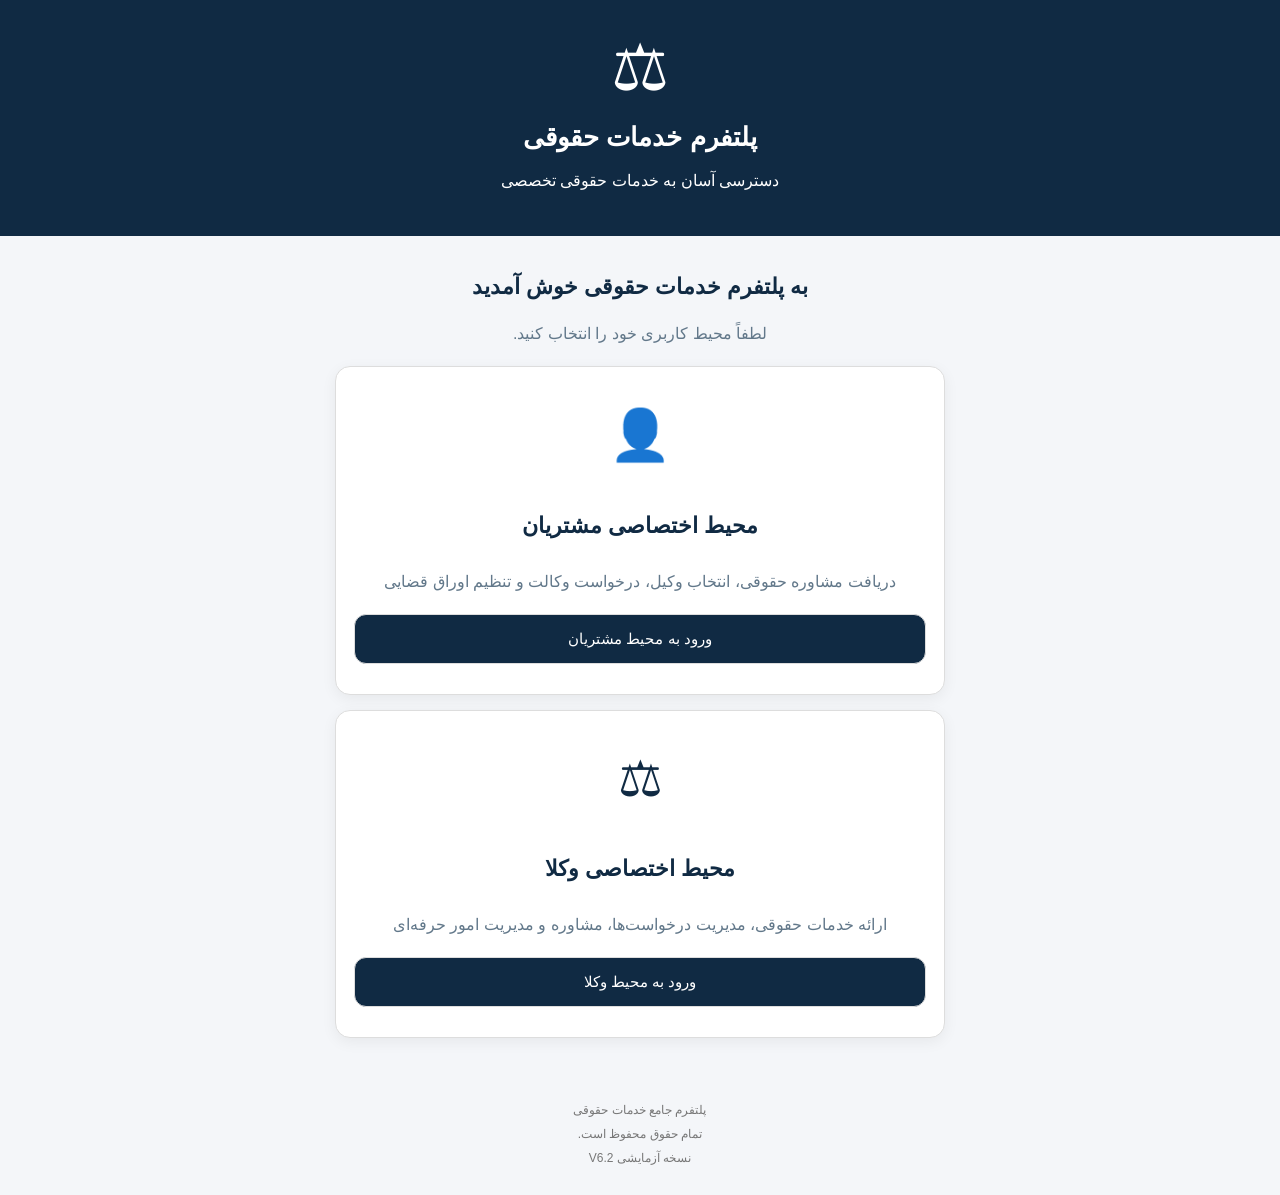
<file: index.html>
<!DOCTYPE html>
<html lang="fa" dir="rtl">

<head>

<meta charset="UTF-8">

<meta name="viewport"
content="width=device-width, initial-scale=1">

<title>پلتفرم خدمات حقوقی</title>

<link rel="stylesheet" href="css/style.css?v=6.2">

</head>

<body>

<header>

<div class="logo">⚖</div>

<h1>پلتفرم خدمات حقوقی</h1>

<p>دسترسی آسان به خدمات حقوقی تخصصی</p>

</header>

<main>

<h2>به پلتفرم خدمات حقوقی خوش آمدید</h2>

<p class="description">
لطفاً محیط کاربری خود را انتخاب کنید.
</p>

<div class="card center shadow">

<div class="icon">👤</div>

<h2>محیط اختصاصی مشتریان</h2>

<p class="description">
دریافت مشاوره حقوقی، انتخاب وکیل،
درخواست وکالت و تنظیم اوراق قضایی
</p>

<button class="primary"
onclick="window.location.href='customer.html?v=6.2'">

ورود به محیط مشتریان

</button>

</div>

<div class="card center shadow">

<div class="icon">⚖</div>

<h2>محیط اختصاصی وکلا</h2>

<p class="description">
ارائه خدمات حقوقی، مدیریت درخواست‌ها،
مشاوره و مدیریت امور حرفه‌ای
</p>

<button class="primary"
onclick="window.location.href='lawyer.html?v=6.2'">

ورود به محیط وکلا

</button>

</div>

</main>

<footer>

پلتفرم جامع خدمات حقوقی

<br>

تمام حقوق محفوظ است.

<br>

نسخه آزمایشی V6.2

</footer>

</body>

</html>
</file>
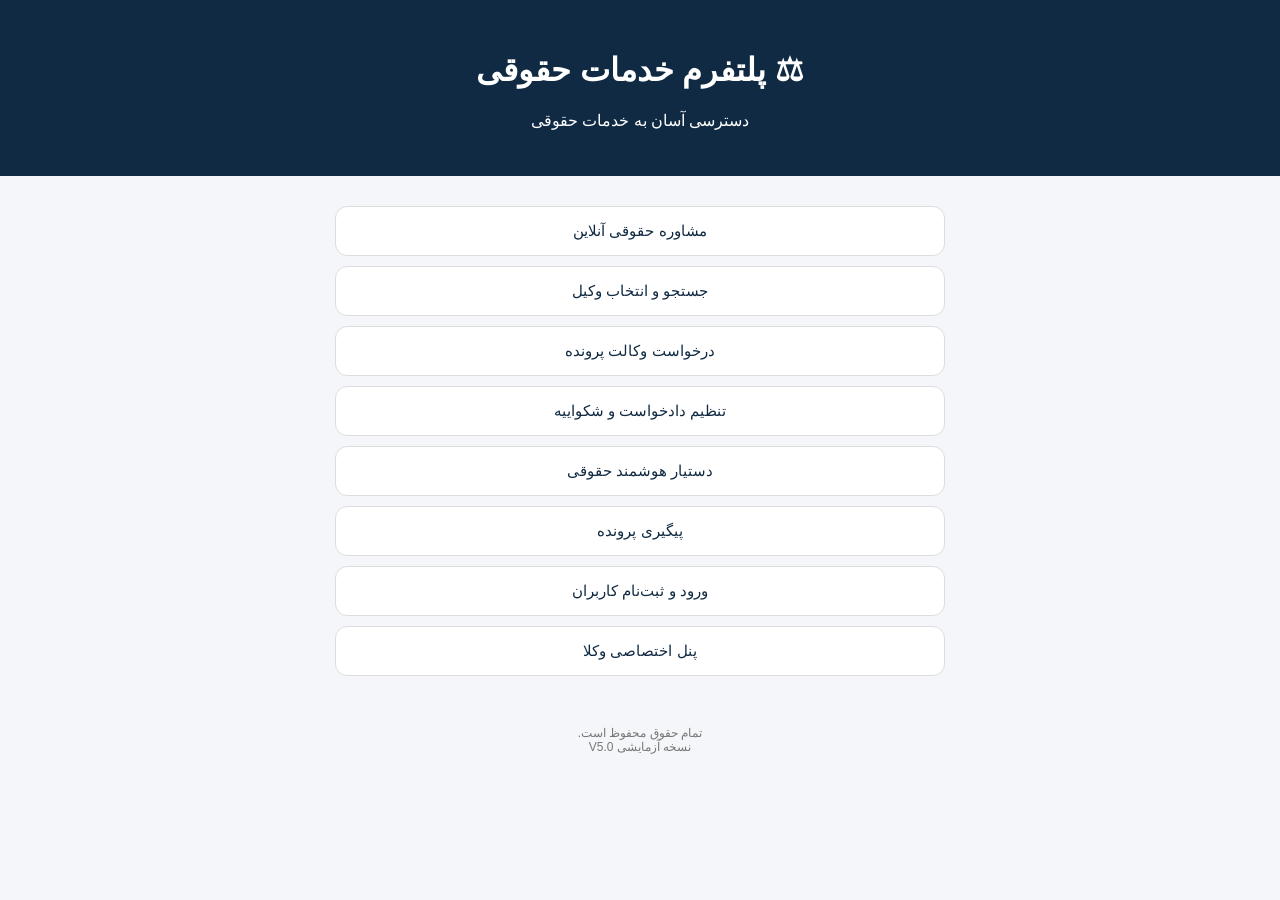
<file: consulation-backup.html>
<!DOCTYPE html>
<html lang="fa" dir="rtl">
<head>
<meta charset="UTF-8">
<meta name="viewport" content="width=device-width, initial-scale=1">
<title>پلتفرم خدمات حقوقی</title>

<style>
*{box-sizing:border-box}
body{margin:0;font-family:Tahoma,sans-serif;background:#f4f6f9;color:#102a43}
header{background:#102a43;color:white;padding:30px 15px;text-align:center}
main{max-width:650px;margin:auto;padding:20px}
button,select,input:not([type=checkbox]),textarea{
display:block;width:100%;padding:15px;margin:10px 0;
background:white;color:#102a43;border:1px solid #ddd;
border-radius:12px;font-family:inherit;font-size:15px
}
button{cursor:pointer}
button:hover{background:#e6eef5;color:#102a43}
button:disabled{opacity:.5;cursor:not-allowed}
h2{text-align:center;font-size:21px}
.page{display:none}
.active{display:block}
.primary,.back{background:#102a43;color:white}
.description{text-align:center;color:#62788a;line-height:1.9}
.card,.summary,.filters{
background:white;border:1px solid #ddd;border-radius:15px;
padding:18px;margin:15px 0;line-height:2
}
.avatar{
width:65px;height:65px;border-radius:50%;
background:#e6eef5;display:flex;align-items:center;
justify-content:center;font-size:32px
}
.blue{color:#1689ed}
.online{color:green}
.busy{color:#c87900}
.offline{color:#777}
.rating{color:#a66c00}
.notice{
background:#fff3cd;color:#795900;padding:12px;
border-radius:10px;font-size:13px;line-height:1.9;margin:12px 0
}
.success{
background:#e5f7e9;color:#18753c;padding:18px;
border-radius:12px;text-align:center
}
.danger{background:#b42318;color:white}
label{line-height:2}
footer{text-align:center;padding:20px;color:#777;font-size:12px}

.timer{
background:#102a43;color:white;text-align:center;
padding:18px;border-radius:15px;font-size:26px;
font-weight:bold
}
.chat{
height:320px;overflow-y:auto;background:#e8eef4;
border-radius:15px;padding:15px;margin:15px 0
}
.message{
padding:12px;margin:10px 0;border-radius:12px;
max-width:85%;line-height:1.8;overflow-wrap:anywhere;
white-space:pre-wrap
}
.userMessage{background:#d6eadf;margin-left:auto}
.lawyerMessage{background:white;margin-right:auto}
.messageTime{font-size:10px;color:#777}
.actions{display:flex;gap:8px;flex-wrap:wrap}
.actions button{flex:1;min-width:120px}
.stars{display:flex;justify-content:center;gap:5px}
.stars button{
border:0;background:transparent;color:#aaa;
font-size:35px;padding:5px;width:auto
}
.stars button.selected{color:#e8a400}
textarea{resize:vertical;min-height:100px}
</style>
</head>

<body>

<header>
<h1>⚖ پلتفرم خدمات حقوقی</h1>
<p>دسترسی آسان به خدمات حقوقی</p>
</header>

<main>

<section id="home" class="page active">
<button onclick="showPage('topics')">مشاوره حقوقی آنلاین</button>
<button onclick="showPage('topics')">جستجو و انتخاب وکیل</button>
<button onclick="comingSoon()">درخواست وکالت پرونده</button>
<button onclick="comingSoon()">تنظیم دادخواست و شکواییه</button>
<button onclick="comingSoon()">دستیار هوشمند حقوقی</button>
<button onclick="comingSoon()">پیگیری پرونده</button>
<button onclick="comingSoon()">ورود و ثبت‌نام کاربران</button>
<button onclick="comingSoon()">پنل اختصاصی وکلا</button>
</section>

<section id="topics" class="page">
<h2>انتخاب موضوع مشاوره</h2>
<p class="description">موضوع حقوقی خود را انتخاب کنید.</p>
<div id="topicList"></div>
<button class="back" onclick="showPage('home')">صفحه اصلی</button>
</section>

<section id="types" class="page">
<h2>انتخاب نوع مشاوره</h2>
<p id="topicText" class="description"></p>
<button onclick="selectType('متنی')">💬 مشاوره متنی</button>
<button onclick="selectType('صوتی')">📞 مشاوره صوتی</button>
<button onclick="selectType('تصویری')">📹 مشاوره تصویری</button>
<button class="back" onclick="showPage('topics')">بازگشت</button>
</section>

<section id="lawyers" class="page">
<h2>انتخاب وکیل</h2>
<div id="consultationSummary" class="summary"></div>
<div class="notice">
تمام پروفایل‌ها، تعرفه‌ها و امتیازها فرضی هستند.
</div>

<div class="filters">
<strong>مرتب‌سازی و فیلتر وکلا</strong>

<select id="sort" onchange="renderLawyers()">
<option value="rating">بالاترین امتیاز</option>
<option value="cheap">کمترین هزینه</option>
<option value="expensive">بیشترین هزینه</option>
<option value="experience">بیشترین سابقه</option>
</select>

<select id="status" onchange="renderLawyers()">
<option value="all">تمام وضعیت‌ها</option>
<option value="online">آماده مشاوره</option>
<option value="busy">در حال مشاوره</option>
<option value="offline">آفلاین</option>
</select>

<select id="verified" onchange="renderLawyers()">
<option value="all">تمام وکلا</option>
<option value="yes">فقط وکلای ممتاز</option>
</select>

<select id="city" onchange="renderLawyers()">
<option value="all">تمام شهرها</option>
<option>تهران</option>
<option>کرج</option>
<option>شیراز</option>
<option>مشهد</option>
<option>اصفهان</option>
</select>
</div>

<div id="lawyerList"></div>
<button class="back" onclick="showPage('types')">بازگشت</button>
</section>

<section id="profile" class="page">
<h2>رزومه کامل وکیل</h2>
<div id="profileContent"></div>
<button class="back" onclick="showPage('lawyers')">بازگشت</button>
</section>

<section id="booking" class="page">
<h2>انتخاب زمان مشاوره</h2>
<div id="bookingSummary" class="summary"></div>

<div id="instantOption">
<button class="primary" onclick="instantBooking()">شروع مشاوره فوری</button>
</div>

<div class="card">
<strong>رزرو نوبت مشاوره</strong>
<label for="bookingDate">تاریخ:</label>
<input type="date" id="bookingDate">

<label for="bookingTime">ساعت:</label>
<select id="bookingTime">
<option>09:00</option>
<option>10:00</option>
<option>11:00</option>
<option>12:00</option>
<option>14:00</option>
<option>15:00</option>
<option>16:00</option>
<option>17:00</option>
<option>18:00</option>
<option>19:00</option>
<option>20:00</option>
</select>

<button onclick="reserveBooking()">تأیید زمان مشاوره</button>
</div>

<div class="notice">تمام نوبت‌ها فرضی هستند.</div>
<button class="back" onclick="showPage('lawyers')">تغییر وکیل</button>
</section>

<section id="invoice" class="page">
<h2>صورتحساب مشاوره</h2>
<div id="invoiceContent" class="summary"></div>

<div class="card">
<strong>شرایط مشاوره آزمایشی</strong>
<p>هیچ خدمت حقوقی یا پرداخت واقعی انجام نمی‌شود.</p>
<label>
<input type="checkbox" id="acceptRules" onchange="updatePayment()">
شرایط را مطالعه کرده و می‌پذیرم.
</label>
</div>

<button id="payButton" class="primary" disabled onclick="showPage('payment')">ادامه و پرداخت آزمایشی</button>
<button onclick="showPage('booking')">تغییر زمان</button>
<button class="danger" onclick="cancelRequest()">لغو درخواست</button>
</section>

<section id="payment" class="page">
<h2>درگاه پرداخت آزمایشی</h2>
<div id="paymentAmount" class="summary"></div>
<div class="notice">
هیچ اطلاعات بانکی واقعی وارد نکنید.
</div>
<button class="primary" onclick="paymentSuccess()">شبیه‌سازی پرداخت موفق</button>
<button class="danger" onclick="paymentFailure()">شبیه‌سازی پرداخت ناموفق</button>
<button onclick="showPage('invoice')">بازگشت</button>
</section>

<section id="failed" class="page">
<h2>پرداخت ناموفق</h2>
<div class="notice">هیچ مبلغی کسر نشده است.</div>
<button class="primary" onclick="showPage('payment')">تلاش مجدد</button>
<button class="danger" onclick="cancelRequest()">لغو درخواست</button>
</section>

<section id="receipt" class="page">
<h2>رسید ثبت درخواست</h2>
<div class="success">✓ پرداخت آزمایشی موفق</div>
<div id="receiptContent" class="summary"></div>
<button class="primary" id="roomButton" onclick="enterRoom()">ورود به اتاق مشاوره</button>
<button onclick="showPage('home')">صفحه اصلی</button>
</section>

<section id="room" class="page">

<h2>اتاق اختصاصی مشاوره</h2>

<div id="roomContent" class="summary"></div>

<div class="timer">
<small style="font-size:13px">زمان باقی‌مانده</small>
<br>
<span id="timer">30:00</span>
</div>

<div id="timeWarning" class="notice" hidden>
کمتر از پنج دقیقه تا پایان مشاوره باقی مانده است.
</div>

<div class="notice">
🔒 محیط آزمایشی است. اطلاعات شخصی، مدارک واقعی و محرمانه ارسال نکنید. ارتباط واقعی با وکیل برقرار نیست.
</div>

<div id="chatBox" class="chat" aria-live="polite"></div>

<textarea id="messageInput" placeholder="پیام آزمایشی خود را بنویسید..."></textarea>

<button class="primary" id="sendButton" onclick="sendMessage()">ارسال پیام</button>

<input type="file" id="attachment" accept="image/*,.pdf" hidden style="display:none" onchange="sendAttachment()">

<button id="attachButton" onclick="document.getElementById('attachment').click()">
📎 پیوست تصویر یا PDF آزمایشی
</button>

<div class="actions">
<button onclick="testCall('صوتی')">📞 تماس صوتی</button>
<button onclick="testCall('تصویری')">📹 تماس تصویری</button>
</div>

<button onclick="showPage('extension')">⏳ تمدید مشاوره</button>

<button class="danger" onclick="finishConsultation()">پایان مشاوره</button>

</section>

<section id="extension" class="page">
<h2>تمدید زمان مشاوره</h2>
<div class="notice">
تمدید در این نسخه رایگان و صرفاً آزمایشی است.
</div>
<button onclick="extendTime(15)">تمدید ۱۵ دقیقه</button>
<button onclick="extendTime(30)">تمدید ۳۰ دقیقه</button>
<button class="back" onclick="showPage('room')">بازگشت به مشاوره</button>
</section>

<section id="review" class="page">
<h2>ارزیابی مشاوره</h2>
<div class="success">جلسه مشاوره پایان یافت.</div>

<div class="card">
<p>از کیفیت مشاوره چقدر رضایت داشتید؟</p>

<div class="stars">
<button aria-label="یک ستاره" onclick="setRating(1)">★</button>
<button aria-label="دو ستاره" onclick="setRating(2)">★</button>
<button aria-label="سه ستاره" onclick="setRating(3)">★</button>
<button aria-label="چهار ستاره" onclick="setRating(4)">★</button>
<button aria-label="پنج ستاره" onclick="setRating(5)">★</button>
</div>

<p id="ratingText" class="description"></p>

<textarea id="reviewText" maxlength="1000" placeholder="نظر آزمایشی شما درباره مشاوره..."></textarea>

<button class="primary" onclick="submitReview()">ثبت امتیاز و نظر</button>
<button onclick="showPage('home')">صفحه اصلی بدون ثبت نظر</button>
</div>
</section>

<section id="completed" class="page">
<h2>پایان مشاوره</h2>
<div class="success">
✓ ارزیابی آزمایشی ثبت شد.
<br>
از همراهی شما سپاسگزاریم.
</div>
<button class="primary" onclick="showPage('home')">بازگشت به صفحه اصلی</button>
</section>

</main>

<footer>
تمام حقوق محفوظ است.
<br>
نسخه آزمایشی V5.0
</footer>

<script>

let topic="";
let type="";
let selectedLawyer=null;
let booking="";
let trackingCode="";
let immediate=false;

let timerInterval=null;
let deadline=0;
let sessionActive=false;
let rating=0;

const request={
status:"",
amount:0,
commission:null,
lawyerShare:null,
refundAmount:0
};

const topics=[
"حقوقی و مدنی",
"کیفری",
"خانواده",
"ملکی و ثبتی",
"قراردادها",
"کار و تأمین اجتماعی",
"تجاری و شرکت‌ها",
"چک و سفته",
"اداری و شهرداری",
"ارث و امور حسبی",
"بین‌المللی و مهاجرت",
"سایر موضوعات"
];

const lawyers=[
{
id:1,name:"وکیل آزمایشی شماره ۱",
city:"تهران",experience:12,
degree:"دکتری حقوق",rating:4.9,
cases:420,consultations:850,
disciplinary:false,price:450000,status:"online",
specialties:["کیفری","حقوقی و مدنی","چک و سفته"]
},
{
id:2,name:"وکیل آزمایشی شماره ۲",
city:"کرج",experience:8,
degree:"کارشناسی ارشد حقوق",rating:4.8,
cases:250,consultations:620,
disciplinary:false,price:350000,status:"online",
specialties:["خانواده","ارث و امور حسبی","حقوقی و مدنی"]
},
{
id:3,name:"وکیل آزمایشی شماره ۳",
city:"شیراز",experience:4,
degree:"کارشناسی حقوق",rating:4.5,
cases:90,consultations:180,
disciplinary:false,price:220000,status:"offline",
specialties:["ملکی و ثبتی","قراردادها","حقوقی و مدنی"]
},
{
id:4,name:"وکیل آزمایشی شماره ۴",
city:"مشهد",experience:15,
degree:"دکتری حقوق",rating:4.9,
cases:600,consultations:950,
disciplinary:false,price:600000,status:"busy",
specialties:["کیفری","اداری و شهرداری","کار و تأمین اجتماعی"]
},
{
id:5,name:"وکیل آزمایشی شماره ۵",
city:"اصفهان",experience:7,
degree:"کارشناسی ارشد حقوق",rating:4.7,
cases:190,consultations:410,
disciplinary:false,price:300000,status:"online",
specialties:["تجاری و شرکت‌ها","قراردادها","چک و سفته"]
},
{
id:6,name:"وکیل آزمایشی شماره ۶",
city:"تهران",experience:3,
degree:"کارشناسی حقوق",rating:4.3,
cases:60,consultations:120,
disciplinary:false,price:180000,status:"offline",
specialties:["بین‌المللی و مهاجرت","سایر موضوعات","خانواده"]
}
];

function showPage(id){
document.querySelectorAll(".page").forEach(p=>p.classList.remove("active"));
document.getElementById(id).classList.add("active");
window.scrollTo(0,0);
}

function comingSoon(){
alert("این بخش در نسخه‌های بعدی فعال خواهد شد.");
}

function isVerified(l){
return l.experience>=5 &&
["کارشناسی ارشد حقوق","دکتری حقوق"].includes(l.degree) &&
l.cases>=150 && !l.disciplinary;
}

function money(n){
return n.toLocaleString("fa-IR")+" تومان";
}

function getPrice(l){
if(type==="صوتی")return l.price+100000;
if(type==="تصویری")return l.price+200000;
return l.price;
}

function statusText(l){
if(l.status==="online")return '<span class="online">● آماده مشاوره</span>';
if(l.status==="busy")return '<span class="busy">● در حال مشاوره</span>';
return '<span class="offline">● آفلاین ـ امکان رزرو</span>';
}

topics.forEach(t=>{
let b=document.createElement("button");
b.textContent=t;
b.onclick=()=>selectTopic(t);
document.getElementById("topicList").appendChild(b);
});

function selectTopic(t){
topic=t;
document.getElementById("topicText").textContent="موضوع انتخاب‌شده: "+topic;
showPage("types");
}

function selectType(t){
type=t;
document.getElementById("consultationSummary").textContent=
"موضوع: "+topic+" | نوع مشاوره: "+type;
renderLawyers();
showPage("lawyers");
}

function renderLawyers(){

let list=lawyers.filter(l=>l.specialties.includes(topic));

let status=document.getElementById("status").value;
let verified=document.getElementById("verified").value;
let city=document.getElementById("city").value;
let sort=document.getElementById("sort").value;

if(status!=="all")list=list.filter(l=>l.status===status);
if(verified==="yes")list=list.filter(isVerified);
if(city!=="all")list=list.filter(l=>l.city===city);

if(sort==="cheap")list.sort((a,b)=>getPrice(a)-getPrice(b));
if(sort==="expensive")list.sort((a,b)=>getPrice(b)-getPrice(a));
if(sort==="experience")list.sort((a,b)=>b.experience-a.experience);
if(sort==="rating")list.sort((a,b)=>b.rating-a.rating);

document.getElementById("lawyerList").innerHTML=list.map(l=>`
<div class="card">
<div class="avatar">⚖</div>
<h3>${l.name} ${isVerified(l)?'<span class="blue">✔ ممتاز</span>':""}</h3>
${statusText(l)}<br>
📍 ${l.city}<br>
سابقه: ${l.experience} سال<br>
مدرک: ${l.degree}<br>
تخصص: ${l.specialties.join("، ")}<br>
<span class="rating">⭐ ${l.rating} از ۵</span><br>
تعداد مشاوره: ${l.consultations}<br>
مدت: ۳۰ دقیقه<br>
<strong>تعرفه: ${money(getPrice(l))}</strong>
<button onclick="showProfile(${l.id})">مشاهده رزومه کامل</button>
<button class="primary" onclick="chooseLawyer(${l.id})">انتخاب وکیل</button>
</div>
`).join("")||'<p class="description">وکیلی مطابق فیلترها یافت نشد.</p>';
}

function showProfile(id){

let l=lawyers.find(x=>x.id===id);

document.getElementById("profileContent").innerHTML=`
<div class="card">
<div class="avatar">⚖</div>
<h3>${l.name}</h3>
<div class="notice">اطلاعات فرضی</div>
${statusText(l)}<br>
شماره پروانه: آزمایشی-${l.id}<br>
محل فعالیت: ${l.city}<br>
مدرک: ${l.degree}<br>
سابقه: ${l.experience} سال<br>
تعداد پرونده‌ها: ${l.cases}<br>
تعداد مشاوره‌ها: ${l.consultations}<br>
محکومیت انتظامی: ندارد (فرضی)<br>
تخصص: ${l.specialties.join("، ")}<br>
امتیاز: ${l.rating} از ۵<br>
وکیل ممتاز: ${isVerified(l)?"بله":"خیر"}<br>
تعرفه: ${money(getPrice(l))}
<button class="primary" onclick="chooseLawyer(${l.id})">انتخاب این وکیل</button>
</div>`;

showPage("profile");
}

function chooseLawyer(id){

clearInterval(timerInterval);
sessionActive=false;

selectedLawyer=lawyers.find(l=>l.id===id);
request.status="در انتظار پرداخت";
request.amount=getPrice(selectedLawyer);
request.commission=null;
request.lawyerShare=null;
request.refundAmount=0;

trackingCode="";
booking="";
immediate=false;

document.getElementById("bookingSummary").innerHTML=`
<strong>${selectedLawyer.name}</strong><br>
${statusText(selectedLawyer)}<br>
موضوع: ${topic}<br>
نوع مشاوره: ${type}<br>
هزینه: ${money(request.amount)}
`;

document.getElementById("instantOption").style.display=
selectedLawyer.status==="online"?"block":"none";

let now=new Date();
let today=new Date(now.getTime()-now.getTimezoneOffset()*60000)
.toISOString().slice(0,10);

document.getElementById("bookingDate").min=today;
document.getElementById("bookingDate").value=today;

showPage("booking");
}

function instantBooking(){
if(selectedLawyer.status!=="online")return;
immediate=true;
booking="مشاوره فوری";
createInvoice();
}

function reserveBooking(){

let date=document.getElementById("bookingDate").value;
let time=document.getElementById("bookingTime").value;

if(!date){
alert("تاریخ مشاوره را انتخاب کنید.");
return;
}

let appointment=new Date(date+"T"+time);

if(appointment<=new Date()){
alert("زمانی در آینده انتخاب کنید.");
return;
}

immediate=false;
booking=appointment.toLocaleDateString("fa-IR")+" ساعت "+time;
createInvoice();
}

function createInvoice(){

request.status="در انتظار پرداخت";

document.getElementById("invoiceContent").innerHTML=`
وکیل: ${selectedLawyer.name}<br>
موضوع: ${topic}<br>
نوع مشاوره: ${type}<br>
زمان: ${booking}<br>
مدت: ۳۰ دقیقه<br>
<hr>
<strong>مبلغ قابل پرداخت: ${money(request.amount)}</strong>
`;

document.getElementById("paymentAmount").textContent=
"مبلغ آزمایشی: "+money(request.amount);

document.getElementById("acceptRules").checked=false;
updatePayment();
showPage("invoice");
}

function updatePayment(){
document.getElementById("payButton").disabled=
!document.getElementById("acceptRules").checked;
}

function paymentSuccess(){

if(!selectedLawyer || !booking ||
!document.getElementById("acceptRules").checked ||
trackingCode)return;

trackingCode="TEST-"+Date.now().toString(36).toUpperCase();

request.status=immediate?"پرداخت موفق":"رزرو شده";

document.getElementById("receiptContent").innerHTML=`
کد پیگیری: <strong dir="ltr">${trackingCode}</strong><br>
وکیل: ${selectedLawyer.name}<br>
موضوع: ${topic}<br>
نوع مشاوره: ${type}<br>
زمان: ${booking}<br>
مدت: ۳۰ دقیقه<br>
مبلغ آزمایشی: ${money(request.amount)}<br>
وضعیت: ${request.status}
`;

document.getElementById("roomButton").disabled=!immediate;
document.getElementById("roomButton").textContent=
immediate?"ورود به اتاق مشاوره":"در انتظار زمان رزرو";

showPage("receipt");
}

function paymentFailure(){
request.status="پرداخت ناموفق";
showPage("failed");
}

function cancelRequest(){
if(confirm("آیا از لغو درخواست اطمینان دارید؟")){
request.status="لغو شده";
selectedLawyer=null;
booking="";
trackingCode="";
request.amount=0;
showPage("home");
}
}

function enterRoom(){

if(!immediate || !trackingCode)return;
if(request.status==="تکمیل شده")return;

if(sessionActive){
showPage("room");
return;
}

request.status="در حال مشاوره";

document.getElementById("roomContent").innerHTML=`
<strong>${selectedLawyer.name}</strong>
${isVerified(selectedLawyer)?'<span class="blue">✔ ممتاز</span>':""}
<br>
تخصص: ${selectedLawyer.specialties.join("، ")}<br>
موضوع: ${topic}<br>
نوع مشاوره: ${type}<br>
کد پیگیری: ${trackingCode}
`;

document.getElementById("chatBox").textContent="";
document.getElementById("messageInput").value="";
document.getElementById("messageInput").disabled=false;
document.getElementById("sendButton").disabled=false;
document.getElementById("attachButton").disabled=false;

sessionActive=true;
deadline=Date.now()+30*60*1000;

addMessage("پاسخ خودکار آزمایشی: به اتاق مشاوره خوش آمدید. برای آزمایش، یک پیام غیرمحرمانه ارسال کنید.","lawyer");

clearInterval(timerInterval);
timerInterval=setInterval(updateTimer,1000);
updateTimer();

showPage("room");
}

function updateTimer(){

if(!sessionActive)return;

let remaining=Math.max(0,Math.ceil((deadline-Date.now())/1000));
let minutes=Math.floor(remaining/60);
let seconds=remaining%60;

document.getElementById("timer").textContent=
String(minutes).padStart(2,"0")+":"+
String(seconds).padStart(2,"0");

document.getElementById("timeWarning").hidden=remaining>300;

if(remaining===0){
endSession();
}
}

function addMessage(text,sender){

let box=document.getElementById("chatBox");
let message=document.createElement("div");

message.className="message "+
(sender==="user"?"userMessage":"lawyerMessage");

let content=document.createElement("div");
content.textContent=text;
message.appendChild(content);

let time=document.createElement("div");
time.className="messageTime";
time.textContent=new Date().toLocaleTimeString("fa-IR",{
hour:"2-digit",minute:"2-digit"
});

message.appendChild(time);
box.appendChild(message);
box.scrollTop=box.scrollHeight;
}

function sendMessage(){

if(!sessionActive || Date.now()>=deadline)return;

let input=document.getElementById("messageInput");
let text=input.value.trim();

if(!text)return;

addMessage(text,"user");
input.value="";

addMessage("پاسخ خودکار آزمایشی: پیام شما در محیط نمایشی ثبت شد.","lawyer");
}

function sendAttachment(){

let input=document.getElementById("attachment");
let file=input.files[0];

if(!sessionActive || Date.now()>=deadline || !file){
input.value="";
return;
}

if(!file.type.startsWith("image/") &&
file.type!=="application/pdf" &&
!file.name.toLowerCase().endsWith(".pdf")){
alert("فقط تصویر یا PDF آزمایشی انتخاب کنید.");
input.value="";
return;
}

if(file.size>10*1024*1024){
alert("حداکثر حجم فایل آزمایشی ۱۰ مگابایت است.");
input.value="";
return;
}

addMessage("📎 فایل انتخاب‌شده: "+file.name,"user");

addMessage("فقط نام فایل نمایش داده شد. فایل به هیچ سروری ارسال نشده است.","lawyer");

input.value="";
}

function testCall(callType){

if(!sessionActive)return;

alert("تماس "+callType+" آزمایشی است و ارتباط واقعی برقرار نمی‌شود.");
}

function extendTime(minutes){

if(!sessionActive || Date.now()>=deadline)return;

deadline+=minutes*60*1000;

addMessage("تمدید آزمایشی مشاوره به مدت "+minutes+" دقیقه.","lawyer");

updateTimer();
showPage("room");
}

function finishConsultation(){

if(!sessionActive)return;

if(confirm("آیا می‌خواهید مشاوره پایان یابد؟")){
endSession();
}
}

function endSession(){

clearInterval(timerInterval);
sessionActive=false;
request.status="تکمیل شده";

document.getElementById("messageInput").disabled=true;
document.getElementById("sendButton").disabled=true;
document.getElementById("attachButton").disabled=true;

rating=0;
setRating(0);
document.getElementById("reviewText").value="";

showPage("review");
}

function setRating(value){

rating=value;

document.querySelectorAll(".stars button").forEach((b,i)=>{
b.classList.toggle("selected",i<value);
});

document.getElementById("ratingText").textContent=
value?"امتیاز انتخاب‌شده: "+value+" از ۵":"";
}

function submitReview(){

if(request.status!=="تکمیل شده")return;

if(rating===0){
alert("لطفاً امتیاز خود را انتخاب کنید.");
return;
}

request.review={
rating:rating,
text:document.getElementById("reviewText").value
};

showPage("completed");
}

</script>

</body>
</html>
</file>
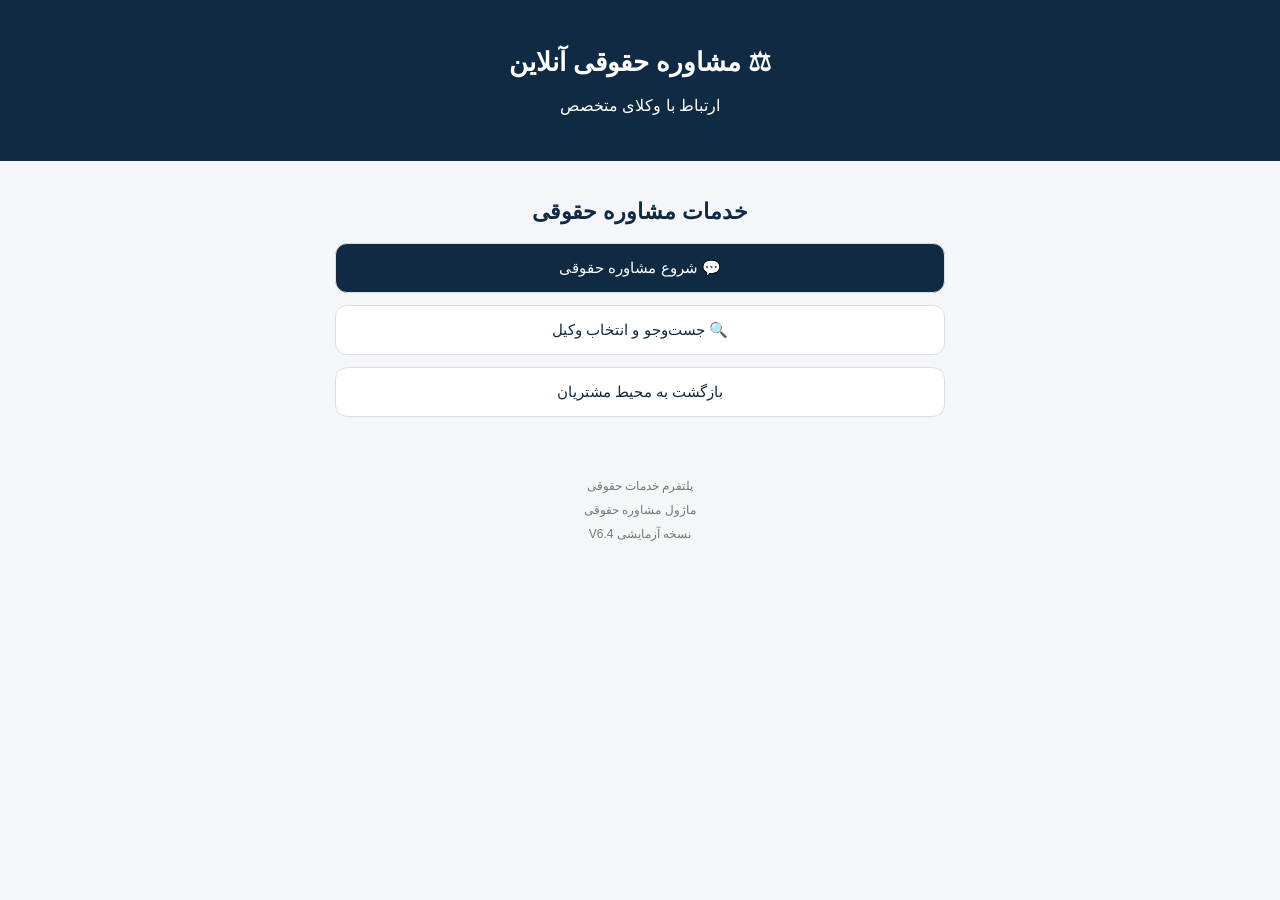
<file: consultation.html>
<!DOCTYPE html>
<html lang="fa" dir="rtl">

<head>

<meta charset="UTF-8">

<meta name="viewport"
content="width=device-width, initial-scale=1">

<title>مشاوره حقوقی آنلاین</title>

<link rel="stylesheet" href="css/style.css?v=6.4">

</head>

<body>

<header>

<h1>⚖ مشاوره حقوقی آنلاین</h1>

<p>ارتباط با وکلای متخصص</p>

</header>

<main>

<section id="home" class="page active">

<h2>خدمات مشاوره حقوقی</h2>

<button class="primary" onclick="showPage('topics')">
💬 شروع مشاوره حقوقی
</button>

<button onclick="showPage('topics')">
🔍 جست‌وجو و انتخاب وکیل
</button>

<button onclick="goCustomer()">
بازگشت به محیط مشتریان
</button>

</section>


<section id="topics" class="page">

<h2>انتخاب موضوع مشاوره</h2>

<div id="topicList"></div>

<button class="back" onclick="goCustomer()">
بازگشت به محیط مشتریان
</button>

</section>


<section id="types" class="page">

<h2>انتخاب نوع مشاوره</h2>

<p id="topicText" class="description"></p>

<button onclick="selectType('متنی')">
💬 مشاوره متنی
</button>

<button onclick="selectType('صوتی')">
📞 مشاوره صوتی
</button>

<button onclick="selectType('تصویری')">
📹 مشاوره تصویری
</button>

<button class="back" onclick="showPage('topics')">
بازگشت
</button>

</section>


<section id="lawyers" class="page">

<h2>انتخاب وکیل</h2>

<div id="consultationSummary" class="summary"></div>

<div class="notice">
تمام پروفایل‌ها و تعرفه‌ها آزمایشی هستند.
</div>

<div class="filters">

<strong>فیلتر و مرتب‌سازی وکلا</strong>

<select id="sort" onchange="renderLawyers()">

<option value="rating">
بالاترین امتیاز
</option>

<option value="cheap">
کمترین هزینه
</option>

<option value="expensive">
بیشترین هزینه
</option>

<option value="experience">
بیشترین سابقه
</option>

</select>

<select id="status" onchange="renderLawyers()">

<option value="all">
تمام وضعیت‌ها
</option>

<option value="online">
آماده مشاوره
</option>

<option value="busy">
در حال مشاوره
</option>

<option value="offline">
آفلاین
</option>

</select>

<select id="verified" onchange="renderLawyers()">

<option value="all">
تمام وکلا
</option>

<option value="yes">
فقط وکلای ممتاز
</option>

</select>

<select id="city" onchange="renderLawyers()">

<option value="all">تمام شهرها</option>

<option>تهران</option>

<option>کرج</option>

<option>شیراز</option>

<option>مشهد</option>

<option>اصفهان</option>

</select>

</div>

<div id="lawyerList"></div>

<button class="back" onclick="showPage('types')">
بازگشت
</button>

</section>


<section id="profile" class="page">

<h2>رزومه کامل وکیل</h2>

<div id="profileContent"></div>

<button class="back" onclick="showPage('lawyers')">
بازگشت
</button>

</section>


<section id="booking" class="page">

<h2>انتخاب زمان مشاوره</h2>

<div id="bookingSummary" class="summary"></div>

<div id="instantOption">

<button class="primary" onclick="instantBooking()">
شروع مشاوره فوری
</button>

</div>

<div class="card">

<strong>رزرو نوبت مشاوره</strong>

<label for="bookingDate">
تاریخ:
</label>

<input type="date" id="bookingDate">

<label for="bookingTime">
ساعت:
</label>

<select id="bookingTime">

<option>09:00</option>
<option>10:00</option>
<option>11:00</option>
<option>12:00</option>
<option>14:00</option>
<option>15:00</option>
<option>16:00</option>
<option>17:00</option>
<option>18:00</option>
<option>19:00</option>
<option>20:00</option>

</select>

<button onclick="reserveBooking()">
تأیید زمان مشاوره
</button>

</div>

<div class="notice">
تمام نوبت‌ها آزمایشی هستند.
</div>

<button class="back" onclick="showPage('lawyers')">
تغییر وکیل
</button>

</section>


<section id="invoice" class="page">

<h2>صورتحساب مشاوره</h2>

<div id="invoiceContent" class="summary"></div>

<div class="card">

<strong>شرایط مشاوره آزمایشی</strong>

<p>
هیچ خدمت حقوقی یا پرداخت واقعی انجام نمی‌شود.
</p>

<label>

<input type="checkbox"
id="acceptRules"
onchange="updatePayment()">

شرایط را مطالعه کرده و می‌پذیرم.

</label>

</div>

<button id="payButton"
class="primary"
disabled
onclick="showPage('payment')">

ادامه و پرداخت آزمایشی

</button>

<button onclick="showPage('booking')">
تغییر زمان
</button>

<button class="danger" onclick="cancelRequest()">
لغو درخواست
</button>

</section>


<section id="payment" class="page">

<h2>درگاه پرداخت آزمایشی</h2>

<div id="paymentAmount" class="summary"></div>

<div class="notice">
هیچ اطلاعات بانکی واقعی وارد نکنید.
</div>

<button class="primary" onclick="paymentSuccess()">
شبیه‌سازی پرداخت موفق
</button>

<button class="danger" onclick="paymentFailure()">
شبیه‌سازی پرداخت ناموفق
</button>

<button onclick="showPage('invoice')">
بازگشت
</button>

</section>


<section id="failed" class="page">

<h2>پرداخت ناموفق</h2>

<div class="notice">
هیچ مبلغی کسر نشده است.
</div>

<button class="primary" onclick="showPage('payment')">
تلاش مجدد
</button>

<button class="danger" onclick="cancelRequest()">
لغو درخواست
</button>

</section>


<section id="receipt" class="page">

<h2>رسید ثبت درخواست</h2>

<div class="success">
✓ پرداخت آزمایشی موفق
</div>

<div id="receiptContent" class="summary"></div>

<button class="primary"
id="roomButton"
onclick="enterRoom()">

ورود به اتاق مشاوره

</button>

<button onclick="goCustomer()">
بازگشت به محیط مشتریان
</button>

</section>


<section id="room" class="page">

<h2>اتاق اختصاصی مشاوره</h2>

<div id="roomContent" class="summary"></div>

<div class="timer">

<small style="font-size:13px">
زمان باقی‌مانده
</small>

<br>

<span id="timer">30:00</span>

</div>

<div id="timeWarning" class="notice" hidden>

کمتر از پنج دقیقه تا پایان مشاوره باقی مانده است.

</div>

<div class="notice">

🔒 محیط آزمایشی است.
مدارک واقعی، اطلاعات شخصی و مستندات محرمانه ارسال نکنید.

</div>

<div id="chatBox"
class="chat"
aria-live="polite">
</div>

<textarea id="messageInput"
maxlength="5000"
placeholder="پیام آزمایشی خود را بنویسید...">
</textarea>

<button class="primary"
id="sendButton"
onclick="sendMessage()">

ارسال پیام

</button>

<input type="file"
id="attachment"
accept="image/*,.pdf"
hidden
style="display:none"
onchange="sendAttachment()">

<button id="attachButton"
onclick="document.getElementById('attachment').click()">

📎 پیوست تصویر یا PDF آزمایشی

</button>

<div class="actions">

<button onclick="testCall('صوتی')">
📞 تماس صوتی
</button>

<button onclick="testCall('تصویری')">
📹 تماس تصویری
</button>

</div>

<button onclick="showPage('extension')">
⏳ تمدید مشاوره
</button>

<button class="danger" onclick="finishConsultation()">
پایان مشاوره
</button>

</section>


<section id="extension" class="page">

<h2>تمدید زمان مشاوره</h2>

<div class="notice">

تمدید در این نسخه رایگان و آزمایشی است.

</div>

<button onclick="extendTime(15)">
تمدید ۱۵ دقیقه
</button>

<button onclick="extendTime(30)">
تمدید ۳۰ دقیقه
</button>

<button class="back" onclick="showPage('room')">
بازگشت به مشاوره
</button>

</section>


<section id="review" class="page">

<h2>ارزیابی مشاوره</h2>

<div class="success">
جلسه مشاوره پایان یافت.
</div>

<div class="card">

<p>
از کیفیت مشاوره چقدر رضایت داشتید؟
</p>

<div class="stars">

<button aria-label="یک ستاره"
onclick="setRating(1)">★</button>

<button aria-label="دو ستاره"
onclick="setRating(2)">★</button>

<button aria-label="سه ستاره"
onclick="setRating(3)">★</button>

<button aria-label="چهار ستاره"
onclick="setRating(4)">★</button>

<button aria-label="پنج ستاره"
onclick="setRating(5)">★</button>

</div>

<p id="ratingText" class="description"></p>

<textarea id="reviewText"
maxlength="1000"
placeholder="نظر آزمایشی شما درباره مشاوره...">
</textarea>

<button class="primary" onclick="submitReview()">
ثبت امتیاز و نظر
</button>

<button onclick="goCustomer()">
بازگشت بدون ثبت نظر
</button>

</div>

</section>


<section id="completed" class="page">

<h2>پایان مشاوره</h2>

<div class="success">

✓ ارزیابی آزمایشی ثبت شد.

<br>

از همراهی شما سپاسگزاریم.

</div>

<button class="primary" onclick="goCustomer()">
بازگشت به محیط مشتریان
</button>

</section>

</main>


<footer>

پلتفرم خدمات حقوقی

<br>

ماژول مشاوره حقوقی

<br>

نسخه آزمایشی V6.4

</footer>


<!-- اتصال ماژول‌های مستقل JavaScript -->

<script src="js/data.js?v=6.4"></script>

<script src="js/common.js?v=6.4"></script>

<script src="js/consultation.js?v=6.4"></script>

<script src="js/booking.js?v=6.4"></script>

<script src="js/payment.js?v=6.4"></script>

<script src="js/chat.js?v=6.4"></script>

<script src="js/review.js?v=6.4"></script>

</body>

</html>
</file>
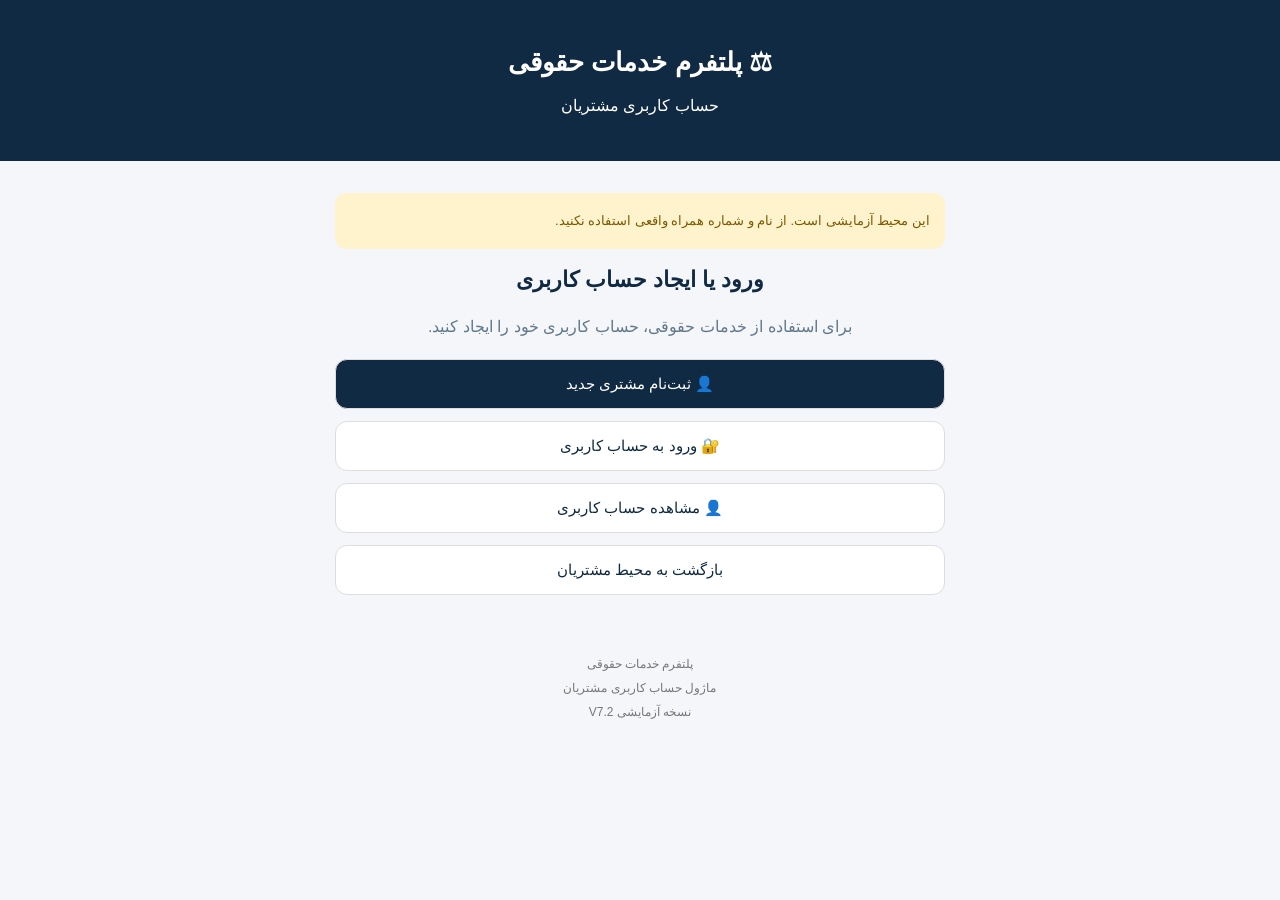
<file: customer-auth.html>
<!DOCTYPE html>
<html lang="fa" dir="rtl">

<head>

<meta charset="UTF-8">

<meta name="viewport"
content="width=device-width, initial-scale=1">

<title>ثبت‌نام و ورود مشتریان</title>

<link rel="stylesheet" href="css/style.css?v=7.2">

</head>

<body>

<header>

<h1>⚖ پلتفرم خدمات حقوقی</h1>

<p>حساب کاربری مشتریان</p>

</header>

<main>

<div class="notice">

این محیط آزمایشی است.
از نام و شماره همراه واقعی استفاده نکنید.

</div>

<section id="home" class="page active">

<h2>ورود یا ایجاد حساب کاربری</h2>

<p class="description">

برای استفاده از خدمات حقوقی،
حساب کاربری خود را ایجاد کنید.

</p>

<button class="primary"
onclick="showPage('register')">

👤 ثبت‌نام مشتری جدید

</button>

<button onclick="showPage('login')">

🔐 ورود به حساب کاربری

</button>

<button onclick="showPage('profile')">

👤 مشاهده حساب کاربری

</button>

<button onclick="goCustomer()">

بازگشت به محیط مشتریان

</button>

</section>


<section id="register" class="page">

<h2>ثبت‌نام مشتریان</h2>

<div class="card">

<label for="fullName">

نام و نام خانوادگی

</label>

<input type="text"
id="fullName"
maxlength="80"
placeholder="کاربر آزمایشی">

<label for="registerPhone">

شماره تلفن همراه

</label>

<input type="tel"
id="registerPhone"
maxlength="11"
inputmode="numeric"
dir="ltr"
placeholder="09000000000">

<label>

<input type="checkbox" id="acceptRules">

قوانین و مقررات پلتفرم را می‌پذیرم.

</label>

<button onclick="showPage('rules')">

مطالعه شرایط آزمایشی

</button>

<button class="primary"
onclick="registerCustomer()">

دریافت رمز یک‌بارمصرف آزمایشی

</button>

</div>

<button onclick="showPage('home')">

بازگشت

</button>

</section>


<section id="login" class="page">

<h2>ورود به حساب کاربری</h2>

<div class="card">

<label for="loginPhone">

شماره تلفن همراه

</label>

<input type="tel"
id="loginPhone"
maxlength="11"
inputmode="numeric"
dir="ltr"
placeholder="09000000000">

<button class="primary"
onclick="loginCustomer()">

دریافت رمز یک‌بارمصرف آزمایشی

</button>

</div>

<button onclick="showPage('home')">

بازگشت

</button>

</section>


<section id="otp" class="page">

<h2>تأیید شماره تلفن همراه</h2>

<div id="otpSummary" class="summary"></div>

<div class="notice">

رمز یک‌بارمصرف آزمایشی:

<strong>123456</strong>

<br>

هیچ پیامک واقعی ارسال نمی‌شود.

</div>

<div class="card">

<label for="otpCode">

رمز شش‌رقمی

</label>

<input type="text"
id="otpCode"
maxlength="6"
inputmode="numeric"
dir="ltr"
autocomplete="off"
placeholder="رمز یک‌بارمصرف">

<button class="primary"
onclick="verifyOTP()">

تأیید و ادامه

</button>

<button onclick="resendOTP()">

ارسال مجدد رمز آزمایشی

</button>

</div>

<button onclick="showPage('home')">

انصراف

</button>

</section>


<section id="profile" class="page">

<h2>حساب کاربری مشتری</h2>

<div id="profileContent" class="card">

اطلاعات حساب کاربری آزمایشی

</div>

<div class="notice">

اعتبار نشست آزمایشی: یک ساعت

</div>

<button onclick="editProfile()">

✏️ ویرایش اطلاعات کاربری

</button>

<button onclick="goCustomer()">

⚖ ورود به محیط خدمات حقوقی

</button>

<button class="danger"
onclick="logoutCustomer()">

خروج از حساب کاربری

</button>

</section>


<section id="editProfile" class="page">

<h2>ویرایش اطلاعات کاربری</h2>

<div class="card">

<label for="editName">

نام و نام خانوادگی

</label>

<input type="text"
id="editName"
maxlength="80">

<button class="primary"
onclick="saveProfile()">

ذخیره تغییرات

</button>

</div>

<button onclick="showPage('profile')">

بازگشت

</button>

</section>


<section id="rules" class="page">

<h2>شرایط استفاده از نسخه آزمایشی</h2>

<div class="card">

<p>
۱. این پلتفرم در مرحله طراحی و آزمایش است.
</p>

<p>
۲. اطلاعات واقعی و محرمانه وارد نشود.
</p>

<p>
۳. هیچ پرداخت یا خدمت حقوقی واقعی انجام نمی‌شود.
</p>

<p>
۴. احراز هویت و ارسال پیامک شبیه‌سازی شده است.
</p>

<p>
۵. اطلاعات آزمایشی در حافظه موقت مرورگر نگهداری می‌شوند.
</p>

<p>
۶. این شرایط موقت بوده و جایگزین مقررات نهایی پلتفرم نیست.
</p>

</div>

<button onclick="showPage('register')">

بازگشت به ثبت‌نام

</button>

</section>

</main>

<footer>

پلتفرم خدمات حقوقی

<br>

ماژول حساب کاربری مشتریان

<br>

نسخه آزمایشی V7.2

</footer>

<script src="js/common.js?v=7.2"></script>

<script src="js/session.js?v=7.2"></script>

<script src="js/customer-auth.js?v=7.2"></script>

</body>

</html>
</file>
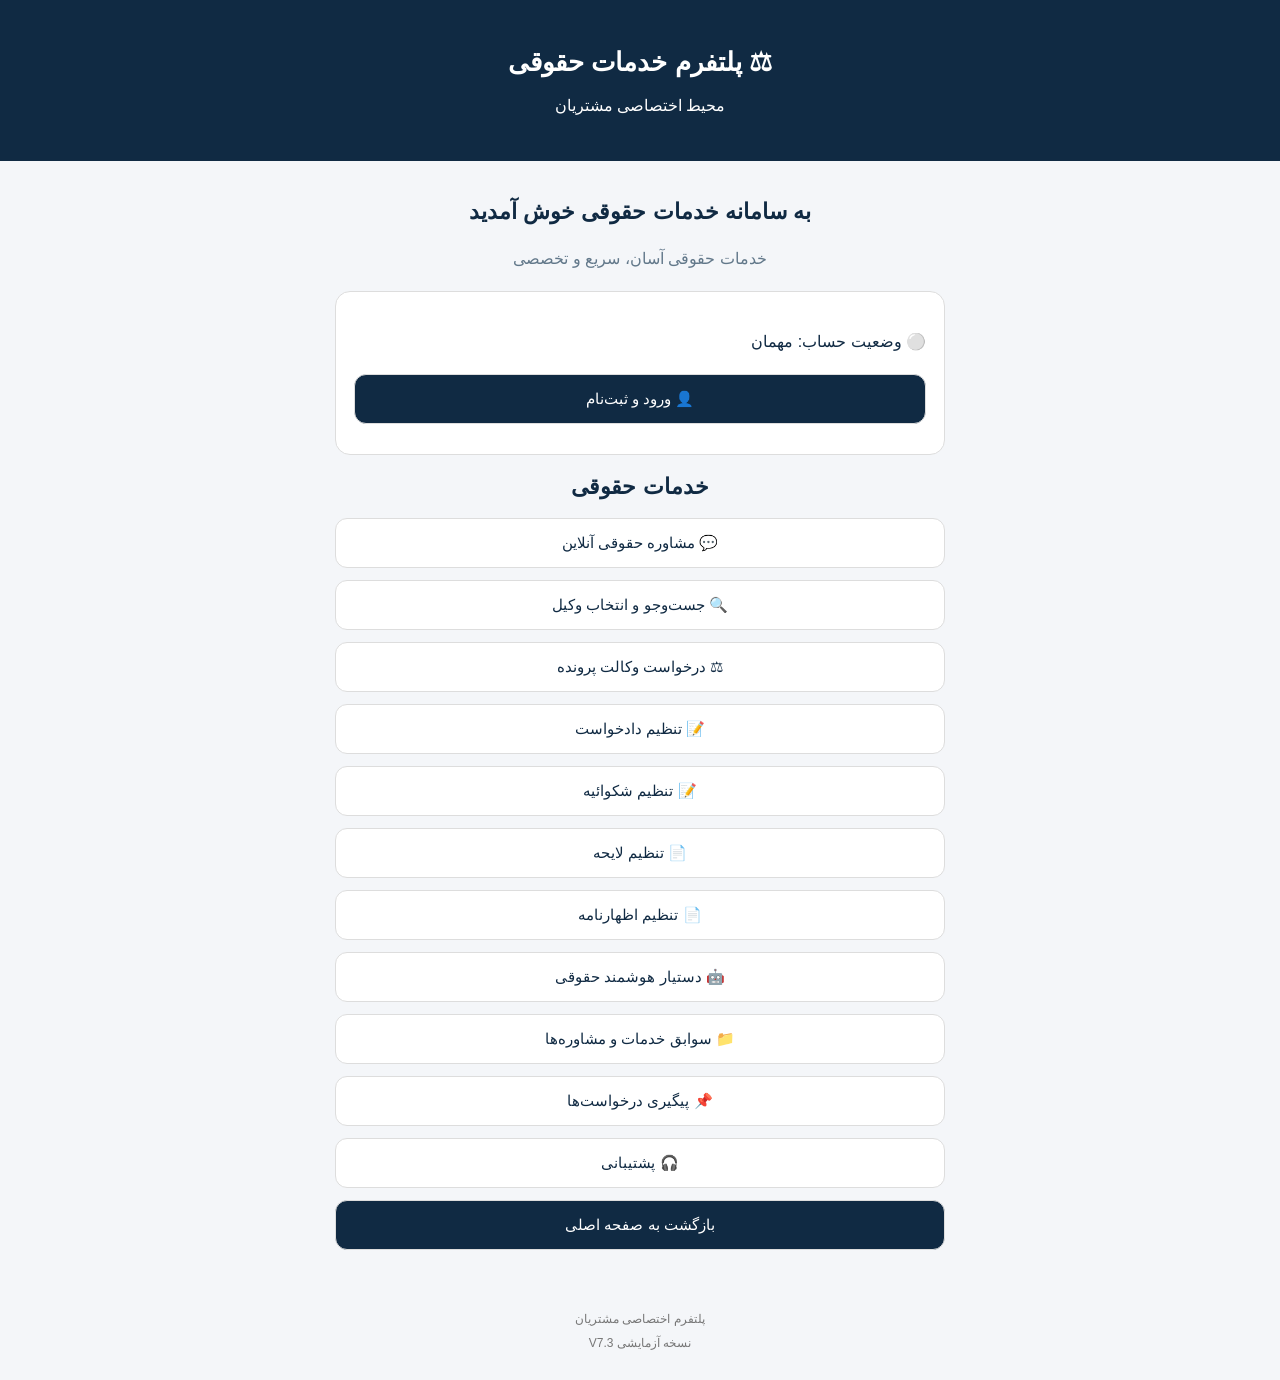
<file: customer.html>
<!DOCTYPE html>
<html lang="fa" dir="rtl">

<head>

<meta charset="UTF-8">

<meta name="viewport"
content="width=device-width, initial-scale=1">

<title>پلتفرم اختصاصی مشتریان</title>

<link rel="stylesheet" href="css/style.css?v=7.3">

</head>

<body>

<header>

<h1>⚖ پلتفرم خدمات حقوقی</h1>

<p>محیط اختصاصی مشتریان</p>

</header>

<main>

<h2 id="welcomeTitle">

به سامانه خدمات حقوقی خوش آمدید

</h2>

<p class="description">

خدمات حقوقی آسان، سریع و تخصصی

</p>

<div class="card">

<p id="accountStatus">

⚪ وضعیت حساب: مهمان

</p>

<p id="customerName"></p>

<button id="accountButton"
class="primary"
onclick="openAccount()">

👤 ورود و ثبت‌نام

</button>

<button id="logoutButton"
class="danger"
style="display:none"
onclick="logoutFromCustomer()">

خروج از حساب کاربری

</button>

</div>

<h2>خدمات حقوقی</h2>

<button onclick="openServices()">

💬 مشاوره حقوقی آنلاین

</button>

<button onclick="openServices()">

🔍 جست‌وجو و انتخاب وکیل

</button>

<button onclick="comingSoon()">

⚖ درخواست وکالت پرونده

</button>

<button onclick="comingSoon()">

📝 تنظیم دادخواست

</button>

<button onclick="comingSoon()">

📝 تنظیم شکوائیه

</button>

<button onclick="comingSoon()">

📄 تنظیم لایحه

</button>

<button onclick="comingSoon()">

📄 تنظیم اظهارنامه

</button>

<button onclick="comingSoon()">

🤖 دستیار هوشمند حقوقی

</button>

<button onclick="comingSoon()">

📁 سوابق خدمات و مشاوره‌ها

</button>

<button onclick="comingSoon()">

📌 پیگیری درخواست‌ها

</button>

<button onclick="comingSoon()">

🎧 پشتیبانی

</button>

<button class="primary" onclick="goHome()">

بازگشت به صفحه اصلی

</button>

</main>

<footer>

پلتفرم اختصاصی مشتریان

<br>

نسخه آزمایشی V7.3

</footer>

<script src="js/common.js?v=7.3"></script>

<script src="js/session.js?v=7.3"></script>

<script>

function openAccount() {

    window.location.href =
        "customer-auth.html?v=7.3";

}

function openServices() {

    window.location.href =
        "consultation.html?v=7.3";

}

function updateCustomerPanel() {

    const customer = getCurrentCustomer();

    const title =
        document.getElementById("welcomeTitle");

    const status =
        document.getElementById("accountStatus");

    const name =
        document.getElementById("customerName");

    const accountButton =
        document.getElementById("accountButton");

    const logoutButton =
        document.getElementById("logoutButton");

    if (customer) {

        title.textContent =
            customer.name + "، خوش آمدید";

        status.textContent =
            "🟢 وضعیت حساب: فعال ـ آزمایشی";

        name.textContent =
            "نام مشتری: " + customer.name;

        accountButton.textContent =
            "👤 مدیریت حساب کاربری";

        logoutButton.style.display = "block";

    } else {

        title.textContent =
            "به سامانه خدمات حقوقی خوش آمدید";

        status.textContent =
            "⚪ وضعیت حساب: مهمان";

        name.textContent = "";

        accountButton.textContent =
            "👤 ورود و ثبت‌نام";

        logoutButton.style.display = "none";

    }

}

function logoutFromCustomer() {

    if (!confirm(
        "آیا می‌خواهید از حساب کاربری خارج شوید؟"
    )) {

        return;

    }

    clearSession();

    updateCustomerPanel();

    alert("با موفقیت از حساب کاربری خارج شدید.");

}

document.addEventListener(
    "DOMContentLoaded",
    updateCustomerPanel
);

window.addEventListener(
    "pageshow",
    updateCustomerPanel
);

setInterval(updateCustomerPanel, 30000);

</script>

</body>

</html>
</file>
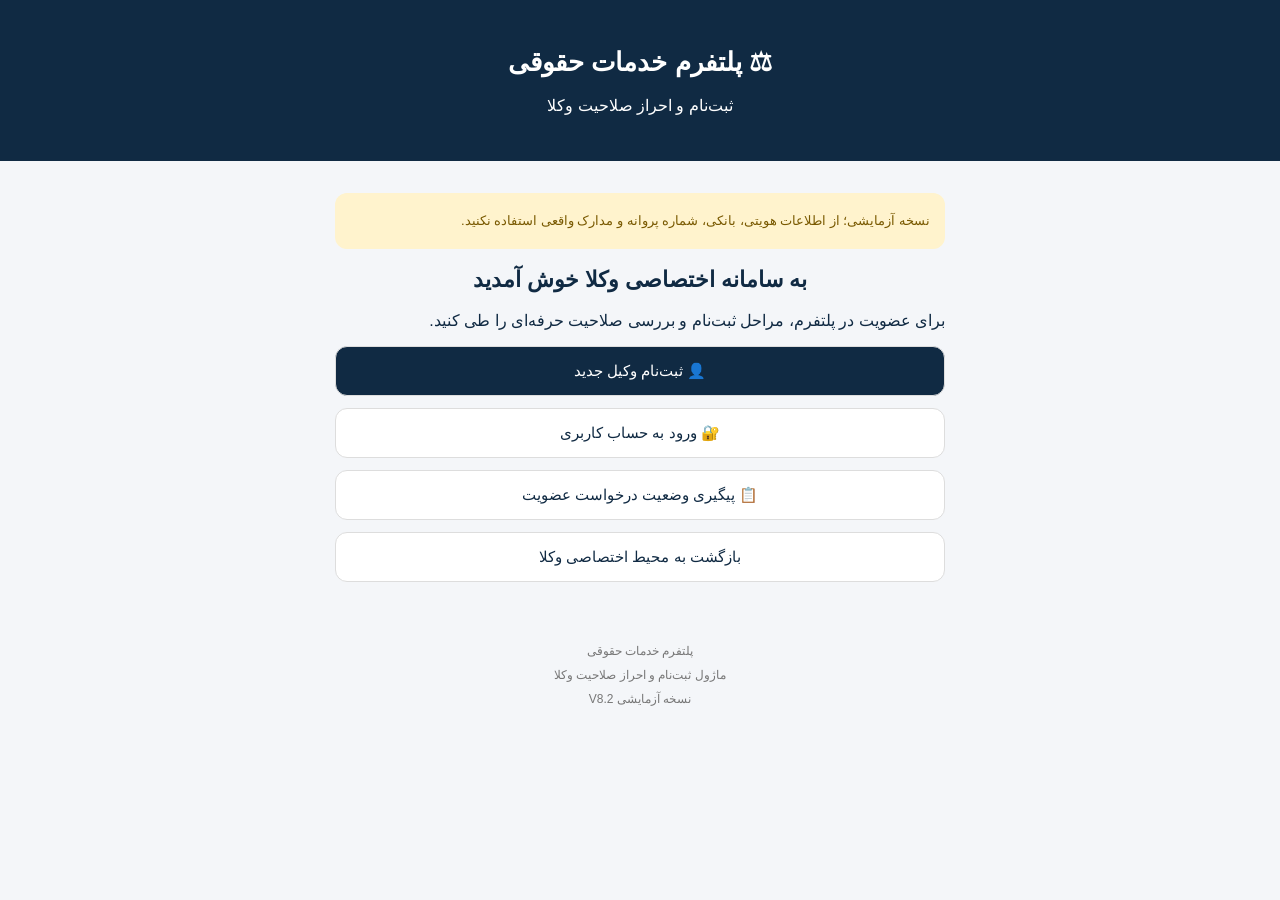
<file: lawyer-auth.html>
<!DOCTYPE html>
<html lang="fa" dir="rtl">

<head>

<meta charset="UTF-8">

<meta name="viewport"
content="width=device-width, initial-scale=1">

<title>ثبت‌نام و ورود وکلا</title>

<link rel="stylesheet" href="css/style.css?v=8.2">

<style>

.formField {
    margin: 15px 0;
    text-align: right;
}

.formField label {
    display: block;
    margin-bottom: 8px;
    font-weight: bold;
}

.formField input,
.formField select,
.formField textarea {
    width: 100%;
    padding: 12px;
    box-sizing: border-box;
    border: 1px solid #ccc;
    border-radius: 8px;
    font: inherit;
}

.checkItem {
    display: flex;
    align-items: center;
    gap: 10px;
    margin: 12px 0;
    text-align: right;
}

.checkItem input {
    width: 20px;
    height: 20px;
    flex-shrink: 0;
}

.progressTrack {
    width: 100%;
    height: 12px;
    background: #ddd;
    border-radius: 10px;
    overflow: hidden;
}

#progressBar {
    width: 20%;
    height: 100%;
    background: #16865c;
    transition: width 0.3s;
}

#progressText {
    text-align: center;
    margin: 12px 0;
}

.membershipForm {
    background: #fff;
    color: #222;
    border: 1px solid #ccc;
    border-radius: 10px;
    padding: 18px;
    font-size: 16px;
    line-height: 2;
    text-align: right;
    overflow-wrap: anywhere;
}

.membershipForm h3 {
    text-align: center;
    font-size: 20px;
    color: #183153;
}

.formVersion {
    font-size: 13px;
    color: #777;
    text-align: center;
}

#membershipConfirmationStatus {
    font-weight: bold;
    text-align: center;
    margin: 15px 0;
}

</style>

</head>

<body>

<header>

<h1>⚖ پلتفرم خدمات حقوقی</h1>

<p>ثبت‌نام و احراز صلاحیت وکلا</p>

</header>

<main>

<div class="notice">

نسخه آزمایشی؛ از اطلاعات هویتی، بانکی،
شماره پروانه و مدارک واقعی استفاده نکنید.

</div>


<section id="home" class="page active">

<h2>به سامانه اختصاصی وکلا خوش آمدید</h2>

<p>
برای عضویت در پلتفرم، مراحل ثبت‌نام و
بررسی صلاحیت حرفه‌ای را طی کنید.
</p>

<button class="primary"
onclick="startLawyerRegistration()">

👤 ثبت‌نام وکیل جدید

</button>

<button onclick="showPage('login')">

🔐 ورود به حساب کاربری

</button>

<button onclick="checkApplication()">

📋 پیگیری وضعیت درخواست عضویت

</button>

<button onclick="goLawyer()">

بازگشت به محیط اختصاصی وکلا

</button>

</section>


<div id="registrationProgress" hidden>

<p id="progressText">

مرحله ۱ از ۵

</p>

<div class="progressTrack">

<div id="progressBar"></div>

</div>

</div>


<section id="step1" class="page">

<h2>مرحله اول: اطلاعات هویتی</h2>

<div class="card">

<div class="formField">

<label for="lawyerName">

نام و نام خانوادگی

</label>

<input type="text"
id="lawyerName"
maxlength="80"
placeholder="وکیل آزمایشی">

</div>

<div class="formField">

<label for="nationalCode">

کد ملی

</label>

<input type="text"
id="nationalCode"
maxlength="10"
inputmode="numeric"
dir="ltr"
placeholder="0000000000">

</div>

<div class="formField">

<label for="lawyerPhone">

شماره تلفن همراه ثبت‌شده در مرجع صدور پروانه

</label>

<input type="tel"
id="lawyerPhone"
maxlength="11"
inputmode="numeric"
dir="ltr"
placeholder="09000000000">

</div>

</div>

<button class="primary"
onclick="nextLawyerStep(1)">

ادامه ـ اطلاعات حرفه‌ای

</button>

<button onclick="exitRegistration()">

انصراف و بازگشت

</button>

</section>


<section id="step2" class="page">

<h2>مرحله دوم: اطلاعات حرفه‌ای</h2>

<div class="card">

<div class="formField">

<label for="licenseNumber">

شماره پروانه وکالت

</label>

<input type="text"
id="licenseNumber"
maxlength="30"
placeholder="TEST-1001">

</div>

<div class="formField">

<label for="licenseAuthority">

مرجع صدور پروانه

</label>

<select id="licenseAuthority"
onchange="updateLicenseAuthority()">

<option value="">

انتخاب مرجع صدور پروانه

</option>

<option value="bar">

کانون وکلای دادگستری

</option>

<option value="judiciary">

مرکز وکلا، کارشناسان رسمی و مشاوران خانواده قوه قضائیه

</option>

</select>

</div>

<div id="authorityBranchField"
class="formField" hidden>

<label id="authorityBranchLabel"
for="authorityBranch">

کانون یا واحد استانی

</label>

<select id="authorityBranch">

<option value="">

انتخاب کنید

</option>

</select>

</div>

<div class="formField">

<label for="workProvince">

استان محل فعالیت

</label>

<select id="workProvince">

<option value="">

انتخاب استان

</option>

</select>

</div>

<div class="formField">

<label for="workCity">

شهر محل فعالیت

</label>

<input type="text"
id="workCity"
maxlength="60"
placeholder="شهر محل فعالیت">

</div>

<div class="formField">

<label for="experience">

سابقه وکالت به سال

</label>

<input type="number"
id="experience"
min="0"
max="70">

</div>

<div class="formField">

<label for="degree">

بالاترین مدرک تحصیلی

</label>

<select id="degree">

<option value="">انتخاب مدرک</option>

<option value="bachelor">کارشناسی</option>

<option value="master">کارشناسی ارشد</option>

<option value="doctorate">دکتری</option>

</select>

</div>

<div class="formField">

<label for="university">

دانشگاه محل تحصیل

</label>

<input type="text"
id="university"
maxlength="100"
placeholder="دانشگاه آزمایشی">

</div>

<div class="formField">

<label for="studyField">

رشته و گرایش تحصیلی

</label>

<input type="text"
id="studyField"
maxlength="100">

</div>

<div class="formField">

<label for="caseCount">

تعداد پرونده‌های دارای سابقه وکالت

</label>

<input type="number"
id="caseCount"
min="0"
max="100000">

</div>

<div class="formField">

<label for="disciplinaryHistory">

سابقه محکومیت انتظامی

</label>

<select id="disciplinaryHistory">

<option value="">انتخاب کنید</option>

<option value="no">ندارم</option>

<option value="yes">دارم</option>

</select>

</div>

<div class="formField">

<label>

حوزه‌های تخصصی

</label>

<div id="specialtyList"></div>

</div>

<div class="formField">

<label for="resume">

رزومه کاری

</label>

<textarea id="resume"
rows="5"
maxlength="3000"
placeholder="رزومه فرضی خود را وارد کنید"></textarea>

</div>

<div class="formField">

<label for="activityArea">

محدوده جغرافیایی فعالیت

</label>

<select id="activityArea">

<option value="">انتخاب محدوده</option>

<option value="license">

حوزه جغرافیایی پروانه وکالت

</option>

<option value="province">

سطح استان

</option>

<option value="country">

سراسر کشور

</option>

</select>

</div>

</div>

<button class="primary"
onclick="nextLawyerStep(2)">

ادامه ـ انتخاب خدمات

</button>

<button onclick="previousLawyerStep(2)">

بازگشت به مرحله قبل

</button>

</section>


<section id="step3" class="page">

<h2>مرحله سوم: خدمات قابل ارائه</h2>

<div class="card">

<p>

خدماتی را که قصد ارائه آنها را دارید،
انتخاب کنید.

</p>

<label class="checkItem">

<input type="checkbox"
name="lawyerService"
value="representation">

قبول وکالت پرونده

</label>

<label class="checkItem">

<input type="checkbox"
name="lawyerService"
value="consultation">

مشاوره حقوقی

</label>

<label class="checkItem">

<input type="checkbox"
name="lawyerService"
value="petition">

تنظیم دادخواست

</label>

<label class="checkItem">

<input type="checkbox"
name="lawyerService"
value="complaint">

تنظیم شکوائیه

</label>

<label class="checkItem">

<input type="checkbox"
name="lawyerService"
value="brief">

تنظیم لایحه

</label>

<label class="checkItem">

<input type="checkbox"
name="lawyerService"
value="notice">

تنظیم اظهارنامه

</label>

</div>

<button class="primary"
onclick="nextLawyerStep(3)">

ادامه ـ مدارک و مستندات

</button>

<button onclick="previousLawyerStep(3)">

بازگشت به مرحله قبل

</button>

</section>


<section id="step4" class="page">

<h2>مرحله چهارم: مدارک و مستندات</h2>

<div class="notice">

در این نسخه، بارگذاری مدارک صرفاً
شبیه‌سازی می‌شود و هیچ فایل واقعی
دریافت یا ارسال نخواهد شد.

</div>

<div class="card">

<h3>تصویر پروانه معتبر وکالت</h3>

<p id="licenseDocumentStatus">

ثبت نشده

</p>

<button onclick="simulateDocument('license')">

ثبت مدرک آزمایشی

</button>

<h3>تصویر کارت ملی</h3>

<p id="identityDocumentStatus">

ثبت نشده

</p>

<button onclick="simulateDocument('identity')">

ثبت مدرک آزمایشی

</button>

<h3>مدارک تحصیلی کارشناسی ارشد و دکتری</h3>

<p>

در صورت اعلام مدرک کارشناسی ارشد
یا دکتری، ارائه مدرک مربوط الزامی است.

</p>

<p id="degreeDocumentStatus">

ثبت نشده

</p>

<button onclick="simulateDocument('degree')">

ثبت مدرک آزمایشی

</button>

<h3>تقاضای تصویری ثبت‌نام</h3>

<p id="videoDocumentStatus">

ثبت نشده

</p>

<button onclick="simulateDocument('video')">

ثبت تقاضای تصویری آزمایشی

</button>

<div class="formField">

<label for="iban">

شماره شبای بانکی

</label>

<input type="text"
id="iban"
value="IR000000000000000000000000"
readonly
dir="ltr">

<p>

شماره فوق فرضی و غیرقابل استفاده بانکی است.

</p>

</div>

</div>

<div class="notice">

فرم درخواست عضویت و همکاری در مرحله
بعد به‌صورت خودکار توسط سامانه تولید
خواهد شد و نیازی به بارگذاری آن نیست.

</div>

<button class="primary"
onclick="nextLawyerStep(4)">

ادامه ـ بررسی نهایی

</button>

<button onclick="previousLawyerStep(4)">

بازگشت به مرحله قبل

</button>

</section>


<section id="step5" class="page">

<h2>مرحله پنجم: بررسی نهایی درخواست</h2>

<p>

پیش از ارسال درخواست، اطلاعات واردشده
و فرم درخواست عضویت را بررسی کنید.

</p>

<div id="registrationSummary" class="card">

خلاصه اطلاعات ثبت‌نام

</div>

<div id="blueTickPreview" class="card">

بررسی اولیه شرایط دریافت تیک آبی

</div>

<div class="card">

<h3>📄 فرم درخواست عضویت و همکاری</h3>

<p>

این فرم به‌صورت خودکار بر اساس اطلاعات
اظهارشده توسط متقاضی تولید می‌شود.

</p>

<div id="membershipFormContent"
class="membershipForm">

فرم درخواست عضویت در این قسمت
نمایش داده خواهد شد.

</div>

<p class="formVersion">

نسخه آزمایشی فرم عضویت: ۱.۰

</p>

<button onclick="downloadMembershipForm()">

📥 مشاهده و ذخیره فرم عضویت

</button>

<label class="checkItem">

<input type="checkbox"
id="acceptMembershipForm"
onchange="updateMembershipConfirmation()">

فرم درخواست عضویت و همکاری را
مطالعه کرده و مفاد آن را تأیید می‌کنم.

</label>

<p id="membershipConfirmationStatus">

⚪ فرم هنوز تأیید نشده است.

</p>

<div class="notice">

تأیید الکترونیکی در این نسخه صرفاً
آزمایشی است و امضای الکترونیکی
معتبر محسوب نمی‌شود.

</div>

</div>

<div class="card">

<label class="checkItem">

<input type="checkbox"
id="confirmInformation">

اطلاعات و مستندات ارائه‌شده را
بررسی و تأیید می‌کنم.

</label>

<label class="checkItem">

<input type="checkbox"
id="acceptLawyerRules">

شرایط و مقررات آزمایشی پلتفرم را می‌پذیرم.

</label>

<button onclick="showLawyerRules()">

مطالعه شرایط و مقررات

</button>

</div>

<button class="primary"
onclick="submitLawyerApplication()">

ارسال نهایی درخواست عضویت

</button>

<button onclick="previousLawyerStep(5)">

بازگشت به مرحله قبل

</button>

</section>


<section id="rules" class="page">

<h2>شرایط ثبت‌نام آزمایشی وکلا</h2>

<div class="card">

<p>
۱. این سامانه در مرحله توسعه و آزمایش است.
</p>

<p>
۲. ورود اطلاعات و مدارک واقعی ممنوع است.
</p>

<p>
۳. ثبت درخواست به معنای تأیید صلاحیت حرفه‌ای نیست.
</p>

<p>
۴. تأیید صلاحیت و اعطای تیک آبی
دو فرایند مستقل هستند.
</p>

<p>
۵. هیچ خدمت حقوقی یا تراکنش مالی واقعی
در این نسخه انجام نمی‌شود.
</p>

<p>
۶. مقررات حاضر موقت و آزمایشی هستند.
</p>

<p>
۷. فرم درخواست عضویت به‌صورت خودکار
توسط سامانه تولید می‌شود.
</p>

<p>
۸. تأیید فرم درخواست عضویت در این نسخه
صرفاً جنبه آزمایشی دارد و موجب ایجاد
رابطه قراردادی واقعی نمی‌شود.
</p>

</div>

<button onclick="returnFromLawyerRules()">

بازگشت به بررسی نهایی

</button>

</section>


<section id="submitted" class="page">

<h2>✅ درخواست عضویت ثبت شد</h2>

<div id="applicationReceipt" class="card">

رسید آزمایشی ثبت درخواست

</div>

<div class="notice">

🟡 وضعیت: در انتظار بررسی

</div>

<p>

ثبت درخواست به معنای تأیید صلاحیت
یا صدور مجوز فعالیت نیست.

</p>

<button onclick="downloadSavedMembershipForm()">

📄 مشاهده و ذخیره فرم عضویت ثبت‌شده

</button>

<button onclick="checkApplication()">

پیگیری وضعیت درخواست

</button>

<button onclick="goLawyer()">

بازگشت به محیط وکلا

</button>

</section>


<section id="applicationStatus" class="page">

<h2>پیگیری وضعیت درخواست عضویت</h2>

<div id="applicationStatusContent"
class="card">

وضعیت درخواست

</div>

<button onclick="goLawyerAuthHome()">

بازگشت

</button>

</section>


<section id="login" class="page">

<h2>ورود وکلا به حساب کاربری</h2>

<div class="card">

<div class="formField">

<label for="lawyerLoginPhone">

شماره تلفن همراه ثبت‌شده در مرجع صدور پروانه

</label>

<input type="tel"
id="lawyerLoginPhone"
maxlength="11"
inputmode="numeric"
dir="ltr"
placeholder="09000000000">

</div>

<button class="primary"
onclick="loginLawyer()">

دریافت رمز یک‌بارمصرف آزمایشی

</button>

</div>

<button onclick="goLawyerAuthHome()">

بازگشت

</button>

</section>


<section id="lawyerOTP" class="page">

<h2>تأیید شماره تلفن همراه</h2>

<div class="notice">

رمز آزمایشی: 123456

<br>

هیچ پیامک واقعی ارسال نمی‌شود.

</div>

<div class="card">

<div class="formField">

<label for="lawyerOTPCode">

رمز یک‌بارمصرف

</label>

<input type="text"
id="lawyerOTPCode"
maxlength="6"
inputmode="numeric"
dir="ltr">

</div>

<button class="primary"
onclick="verifyLawyerOTP()">

تأیید و ورود

</button>

<button onclick="resendLawyerOTP()">

دریافت مجدد رمز آزمایشی

</button>

</div>

<button onclick="goLawyerAuthHome()">

انصراف

</button>

</section>


<section id="lawyerProfile" class="page">

<h2>حساب کاربری وکیل</h2>

<div id="lawyerProfileContent"
class="card">

اطلاعات حساب کاربری

</div>

<div class="card">

<h3>📁 اسناد عضویت</h3>

<button onclick="downloadSavedMembershipForm()">

📄 مشاهده و ذخیره فرم درخواست عضویت

</button>

</div>

<button onclick="checkApplication()">

📋 وضعیت احراز صلاحیت

</button>

<button onclick="goLawyer()">

ورود به محیط اختصاصی وکلا

</button>

<button class="danger"
onclick="logoutLawyer()">

خروج از حساب کاربری

</button>

</section>

</main>

<footer>

پلتفرم خدمات حقوقی

<br>

ماژول ثبت‌نام و احراز صلاحیت وکلا

<br>

نسخه آزمایشی V8.2

</footer>

<script src="js/common.js?v=8.0"></script>

<script src="js/lawyer-validation.js?v=8.0"></script>

<script src="js/lawyer-documents.js?v=8.1"></script>

<script src="js/lawyer-verification.js?v=8.0"></script>

<script src="js/lawyer-pdf.js?v=8.2"></script>

<script src="js/lawyer-auth.js?v=8.2"></script>

</body>

</html>
</file>
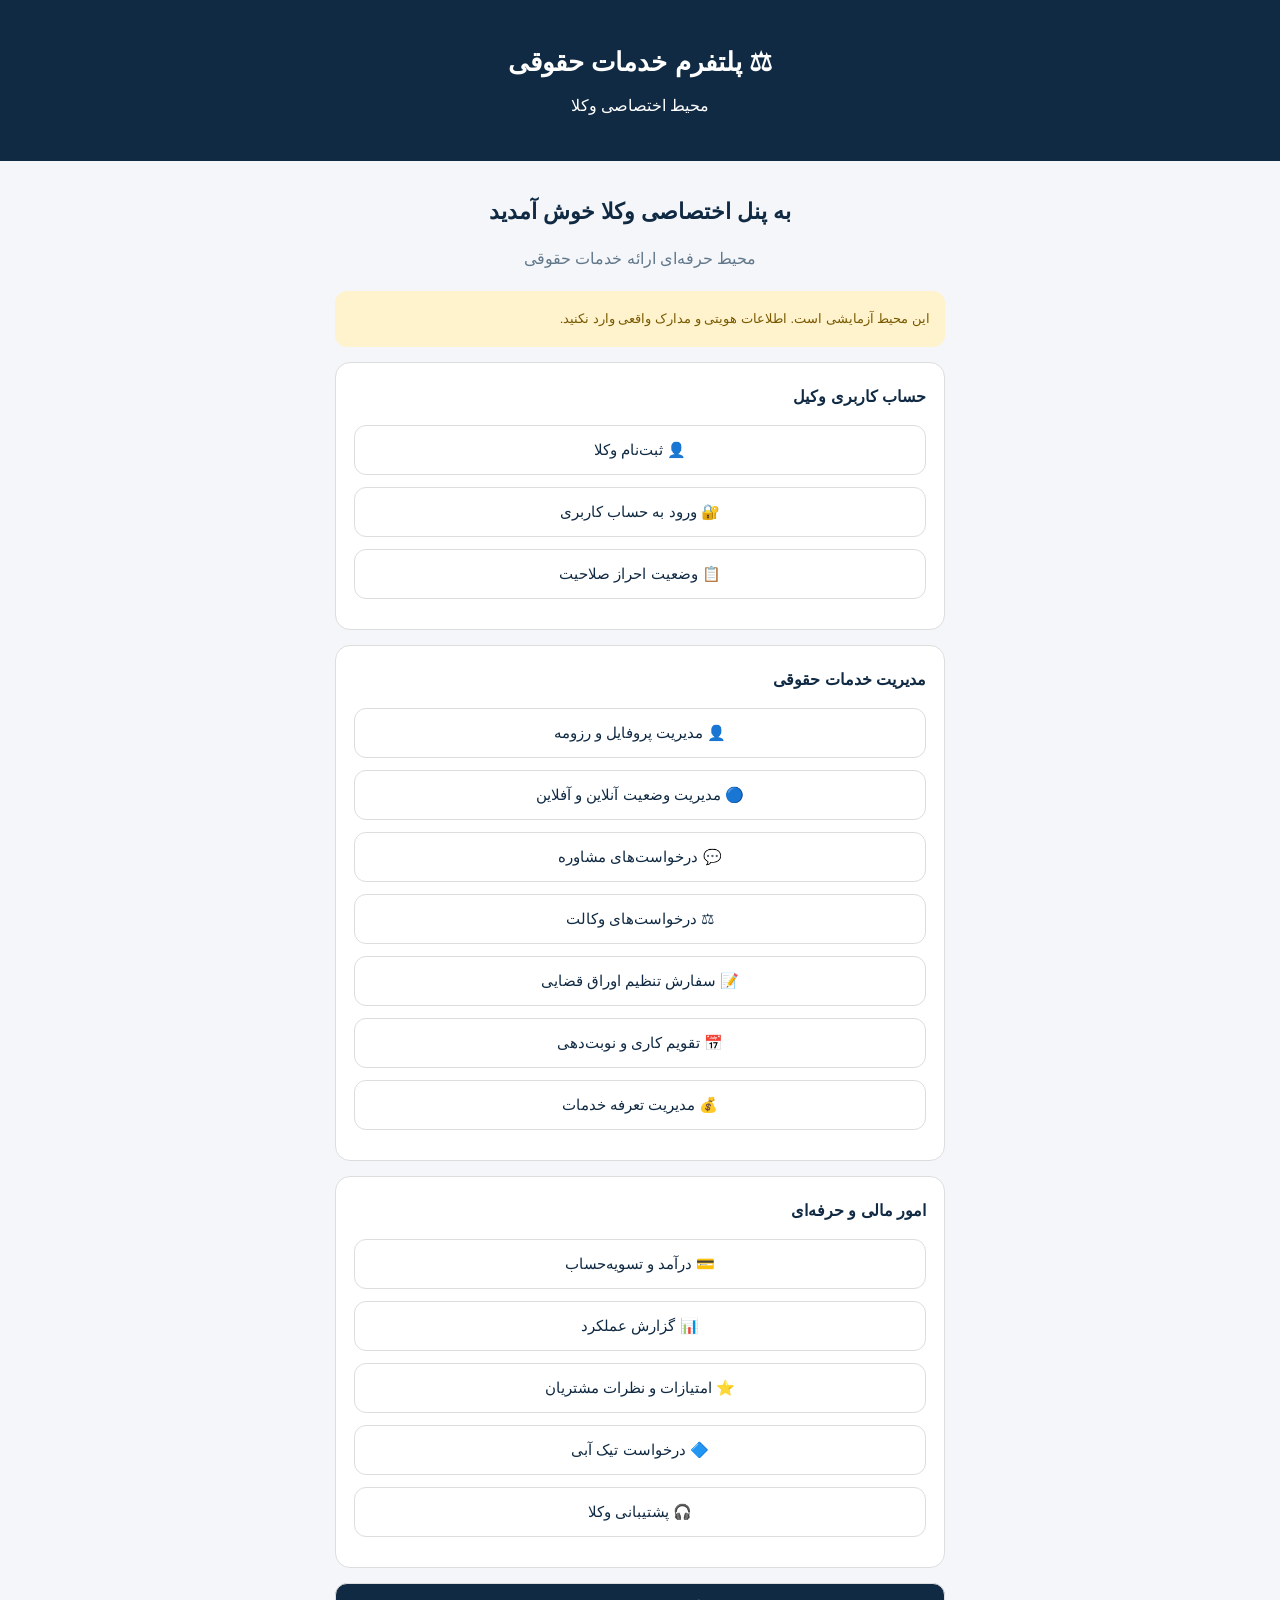
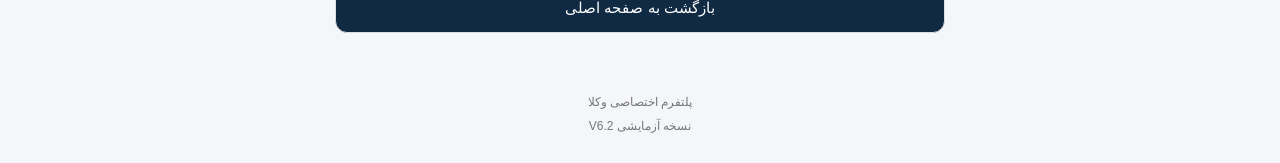
<file: lawyer.html>
<!DOCTYPE html>
<html lang="fa" dir="rtl">

<head>

<meta charset="UTF-8">

<meta name="viewport"
content="width=device-width, initial-scale=1">

<title>پنل اختصاصی وکلا</title>

<link rel="stylesheet" href="css/style.css?v=6.2">

</head>

<body>

<header>

<h1>⚖ پلتفرم خدمات حقوقی</h1>

<p>محیط اختصاصی وکلا</p>

</header>

<main>

<h2>به پنل اختصاصی وکلا خوش آمدید</h2>

<p class="description">
محیط حرفه‌ای ارائه خدمات حقوقی
</p>

<div class="notice">
این محیط آزمایشی است.
اطلاعات هویتی و مدارک واقعی وارد نکنید.
</div>

<div class="card">

<strong>حساب کاربری وکیل</strong>

<button onclick="comingSoon()">
👤 ثبت‌نام وکلا
</button>

<button onclick="comingSoon()">
🔐 ورود به حساب کاربری
</button>

<button onclick="comingSoon()">
📋 وضعیت احراز صلاحیت
</button>

</div>

<div class="card">

<strong>مدیریت خدمات حقوقی</strong>

<button onclick="comingSoon()">
👤 مدیریت پروفایل و رزومه
</button>

<button onclick="comingSoon()">
🔵 مدیریت وضعیت آنلاین و آفلاین
</button>

<button onclick="comingSoon()">
💬 درخواست‌های مشاوره
</button>

<button onclick="comingSoon()">
⚖ درخواست‌های وکالت
</button>

<button onclick="comingSoon()">
📝 سفارش تنظیم اوراق قضایی
</button>

<button onclick="comingSoon()">
📅 تقویم کاری و نوبت‌دهی
</button>

<button onclick="comingSoon()">
💰 مدیریت تعرفه خدمات
</button>

</div>

<div class="card">

<strong>امور مالی و حرفه‌ای</strong>

<button onclick="comingSoon()">
💳 درآمد و تسویه‌حساب
</button>

<button onclick="comingSoon()">
📊 گزارش عملکرد
</button>

<button onclick="comingSoon()">
⭐ امتیازات و نظرات مشتریان
</button>

<button onclick="comingSoon()">
🔷 درخواست تیک آبی
</button>

<button onclick="comingSoon()">
🎧 پشتیبانی وکلا
</button>

</div>

<button class="primary" onclick="goHome()">
بازگشت به صفحه اصلی
</button>

</main>

<footer>

پلتفرم اختصاصی وکلا

<br>

نسخه آزمایشی V6.2

</footer>

<script>

function comingSoon(){
alert("این بخش در نسخه‌های بعدی فعال خواهد شد.");
}

function goHome(){
window.location.href="index.html?v=6.2";
}

</script>

</body>

</html>
</file>
<file: css/style.css>
:root{
--primary:#102a43;
--secondary:#245477;
--background:#f4f6f9;
--surface:#ffffff;
--text:#102a43;
--muted:#62788a;
--border:#dddddd;
--success:#18753c;
--danger:#b42318;
--warning:#795900;
--blue:#1689ed;
--radius:12px;
}

*{
box-sizing:border-box;
}

body{
margin:0;
direction:rtl;
font-family:Tahoma,sans-serif;
background:var(--background);
color:var(--text);
}

header{
background:var(--primary);
color:white;
padding:30px 15px;
text-align:center;
}

.logo{
font-size:65px;
}

.icon{
font-size:50px;
}

main{
max-width:650px;
margin:auto;
padding:20px;
}

h1{
font-size:26px;
}

h2{
text-align:center;
font-size:22px;
}

h3{
font-size:18px;
}

button,
select,
input:not([type=checkbox]),
textarea{
display:block;
width:100%;
padding:15px;
margin:12px 0;
background:var(--surface);
color:var(--text);
border:1px solid var(--border);
border-radius:var(--radius);
font-family:inherit;
font-size:15px;
}

button{
cursor:pointer;
transition:background .2s;
}

button:hover{
background:#e6eef5;
color:var(--text);
}

button:disabled{
opacity:.5;
cursor:not-allowed;
}

.primary,
.back{
background:var(--primary);
color:white;
}

.primary:hover,
.back:hover{
background:var(--secondary);
color:white;
}

.description{
text-align:center;
color:var(--muted);
line-height:2;
}

.card,
.summary,
.filters{
background:var(--surface);
border:1px solid var(--border);
border-radius:15px;
padding:18px;
margin:15px 0;
line-height:2;
}

.center{
text-align:center;
}

.shadow{
box-shadow:0 4px 15px rgba(0,0,0,.06);
}

.avatar{
width:65px;
height:65px;
border-radius:50%;
background:#e6eef5;
display:flex;
align-items:center;
justify-content:center;
font-size:32px;
}

.page{
display:none;
}

.active{
display:block;
}

.blue{
color:var(--blue);
}

.online{
color:green;
}

.busy{
color:#c87900;
}

.offline{
color:#777;
}

.rating{
color:#a66c00;
}

.notice{
background:#fff3cd;
color:var(--warning);
padding:15px;
border-radius:var(--radius);
font-size:13px;
line-height:2;
margin:12px 0;
}

.success{
background:#e5f7e9;
color:var(--success);
padding:18px;
border-radius:var(--radius);
text-align:center;
}

.danger{
background:var(--danger);
color:white;
}

.danger:hover{
background:#921c13;
color:white;
}

label{
line-height:2;
}

textarea{
resize:vertical;
min-height:100px;
}

.timer{
background:var(--primary);
color:white;
text-align:center;
padding:18px;
border-radius:15px;
font-size:26px;
font-weight:bold;
}

.chat{
height:320px;
overflow-y:auto;
background:#e8eef4;
border-radius:15px;
padding:15px;
margin:15px 0;
}

.message{
padding:12px;
margin:10px 0;
border-radius:12px;
max-width:85%;
line-height:1.8;
overflow-wrap:anywhere;
white-space:pre-wrap;
}

.userMessage{
background:#d6eadf;
margin-left:auto;
}

.lawyerMessage{
background:white;
margin-right:auto;
}

.messageTime{
font-size:10px;
color:#777;
}

.actions{
display:flex;
gap:8px;
flex-wrap:wrap;
}

.actions button{
flex:1;
min-width:120px;
}

.stars{
display:flex;
justify-content:center;
gap:5px;
}

.stars button{
border:0;
background:transparent;
color:#aaa;
font-size:35px;
padding:5px;
width:auto;
}

.stars button.selected{
color:#e8a400;
}

footer{
text-align:center;
padding:25px;
color:#777;
font-size:12px;
line-height:2;
}

@media(max-width:480px){

main{
padding:15px;
}

header{
padding:25px 12px;
}

h1{
font-size:23px;
}

h2{
font-size:20px;
}

.card{
padding:15px;
}

button{
font-size:14px;
}

}
</file>
